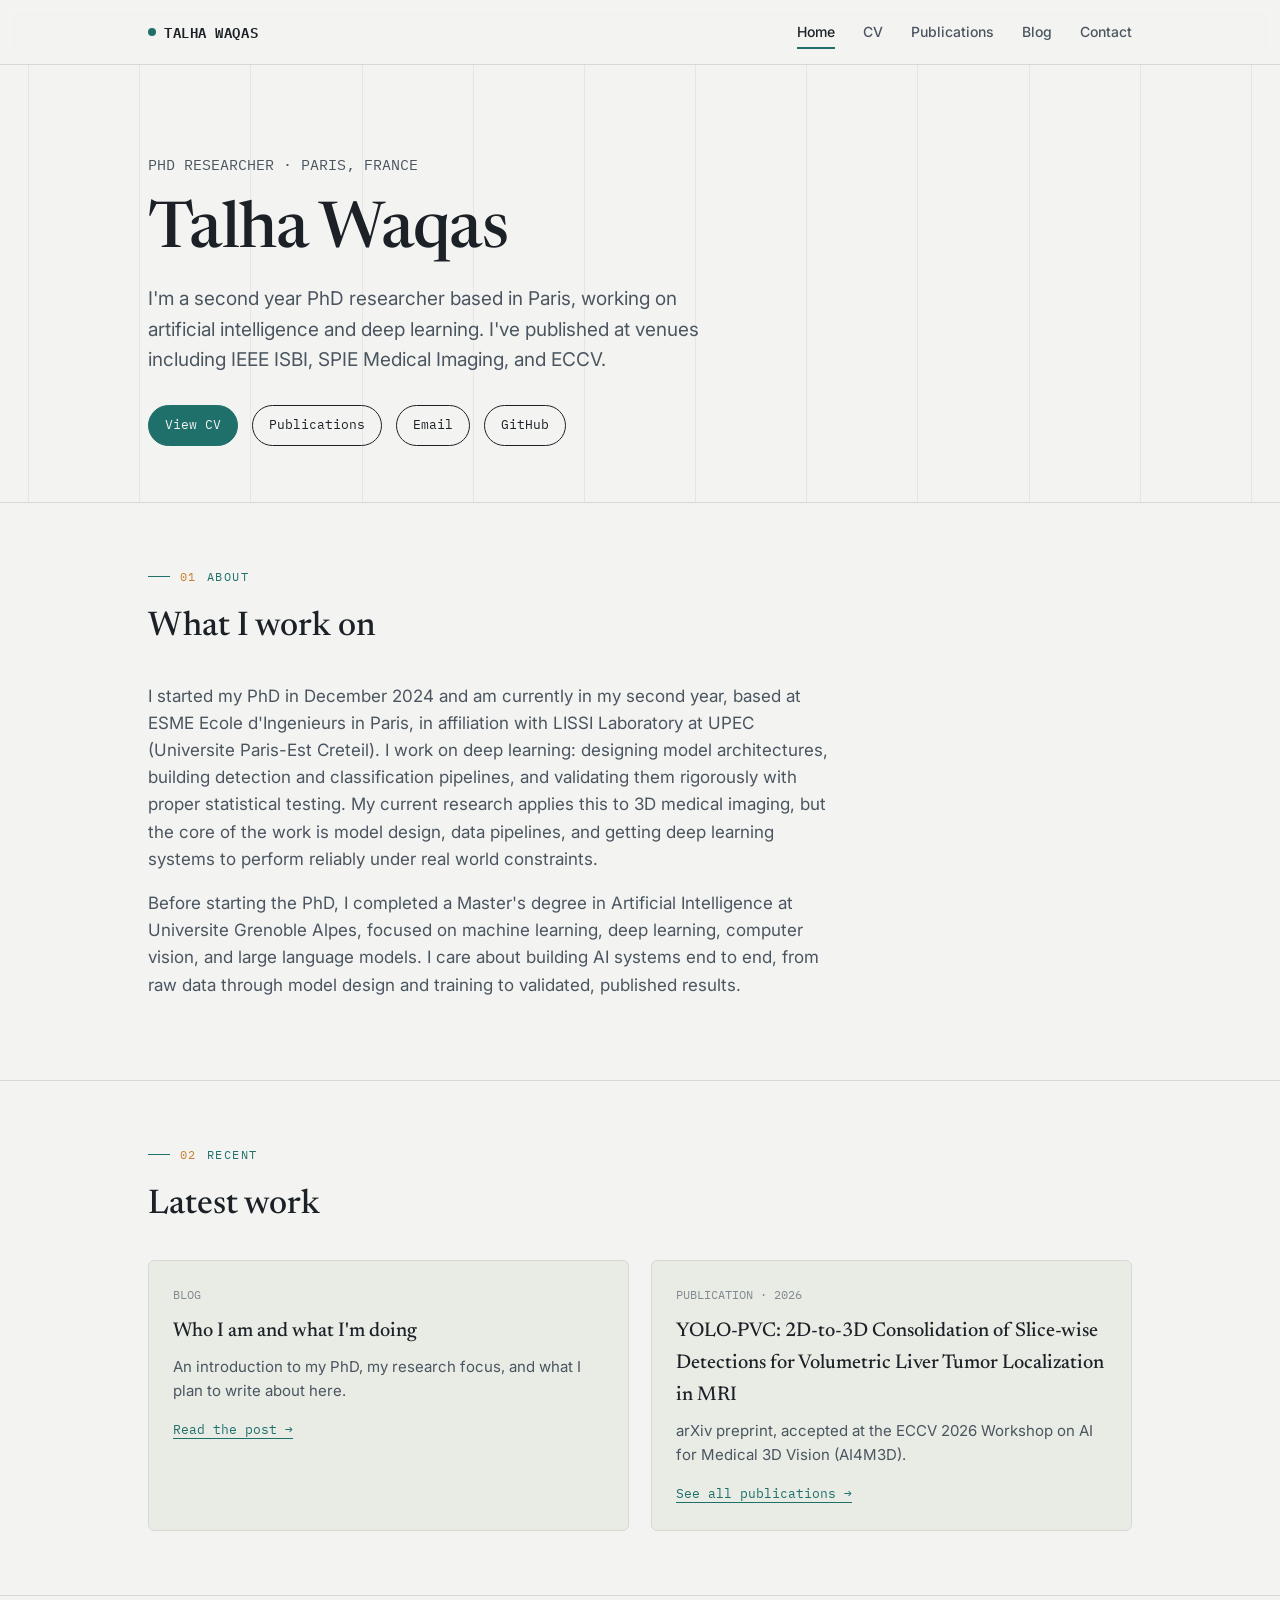
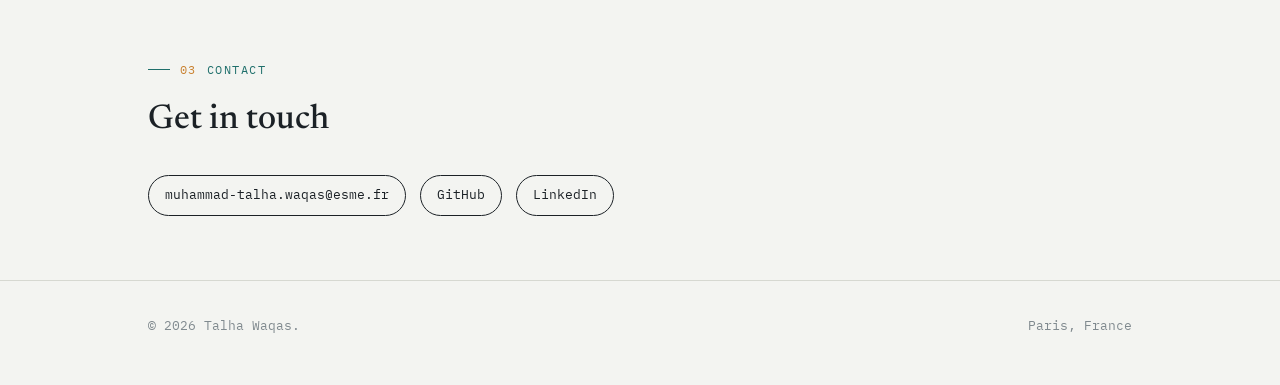
<file: index.html>
<!DOCTYPE html>
<html lang="en">
<head>
<meta charset="UTF-8">
<meta name="viewport" content="width=device-width, initial-scale=1.0">
<title>Talha Waqas | PhD Researcher, Artificial Intelligence</title>
<meta name="description" content="Talha Waqas is a PhD researcher in Paris, France working on artificial intelligence and deep learning.">
<link rel="preconnect" href="https://fonts.googleapis.com">
<link rel="preconnect" href="https://fonts.gstatic.com" crossorigin>
<link href="https://fonts.googleapis.com/css2?family=Newsreader:ital,wght@0,400;0,500;1,500&family=Inter:wght@400;500;600&family=IBM+Plex+Mono:wght@400;600&display=swap" rel="stylesheet">
<link rel="stylesheet" href="assets/css/style.css">
</head>
<body>

<div class="scan-progress"></div>

<header class="site">
  <div class="wrap">
    <a class="brand" href="index.html"><span class="dot"></span>TALHA WAQAS</a>
    <nav class="primary">
      <a href="index.html" class="active">Home</a>
      <a href="cv.html">CV</a>
      <a href="publications.html">Publications</a>
      <a href="blog.html">Blog</a>
      <a href="index.html#contact">Contact</a>
    </nav>
    <button class="nav-toggle" aria-label="Toggle menu"><span></span><span></span><span></span></button>
  </div>
</header>

<section class="hero">
  <div class="scan-lines" aria-hidden="true">
    <span style="animation-delay:0s"></span><span style="animation-delay:.05s"></span><span style="animation-delay:.1s"></span>
    <span style="animation-delay:.15s"></span><span style="animation-delay:.2s"></span><span style="animation-delay:.25s"></span>
    <span style="animation-delay:.3s"></span><span style="animation-delay:.35s"></span><span style="animation-delay:.4s"></span>
    <span style="animation-delay:.45s"></span><span style="animation-delay:.5s"></span><span style="animation-delay:.55s"></span>
  </div>
  <div class="wrap">
    <div class="hero-inner">
      <div class="role">PHD RESEARCHER · PARIS, FRANCE</div>
      <h1>Talha Waqas</h1>
      <p class="lede">I'm a second year PhD researcher based in Paris, working on artificial intelligence and deep learning. I've published at venues including IEEE ISBI, SPIE Medical Imaging, and ECCV.</p>
      <div class="hero-links">
        <a class="pill solid" href="cv.html">View CV</a>
        <a class="pill" href="publications.html">Publications</a>
        <a class="pill" href="mailto:muhammad-talha.waqas@esme.fr">Email</a>
        <a class="pill" href="https://github.com/talw98" target="_blank" rel="noopener">GitHub</a>
      </div>
    </div>
  </div>
</section>

<section id="about">
  <div class="wrap">
    <div class="slice-label"><span class="n">01</span> About</div>
    <h2 class="section-title">What I work on</h2>
    <div class="prose">
      <p>I started my PhD in December 2024 and am currently in my second year, based at ESME Ecole d'Ingenieurs in Paris, in affiliation with LISSI Laboratory at UPEC (Universite Paris-Est Creteil). I work on deep learning: designing model architectures, building detection and classification pipelines, and validating them rigorously with proper statistical testing. My current research applies this to 3D medical imaging, but the core of the work is model design, data pipelines, and getting deep learning systems to perform reliably under real world constraints.</p>
      <p>Before starting the PhD, I completed a Master's degree in Artificial Intelligence at Universite Grenoble Alpes, focused on machine learning, deep learning, computer vision, and large language models. I care about building AI systems end to end, from raw data through model design and training to validated, published results.</p>
    </div>
  </div>
</section>

<section id="highlights">
  <div class="wrap">
    <div class="slice-label"><span class="n">02</span> Recent</div>
    <h2 class="section-title">Latest work</h2>
    <div class="grid-2">
      <div class="card">
        <div class="meta">BLOG</div>
        <h3>Who I am and what I'm doing</h3>
        <p>An introduction to my PhD, my research focus, and what I plan to write about here.</p>
        <a class="more" href="blog/intro.html">Read the post →</a>
      </div>
      <div class="card">
        <div class="meta">PUBLICATION · 2026</div>
        <h3>YOLO-PVC: 2D-to-3D Consolidation of Slice-wise Detections for Volumetric Liver Tumor Localization in MRI</h3>
        <p>arXiv preprint, accepted at the ECCV 2026 Workshop on AI for Medical 3D Vision (AI4M3D).</p>
        <a class="more" href="publications.html">See all publications →</a>
      </div>
    </div>
  </div>
</section>

<section id="contact">
  <div class="wrap">
    <div class="slice-label"><span class="n">03</span> Contact</div>
    <h2 class="section-title">Get in touch</h2>
    <div class="contact-grid">
      <a class="pill" href="mailto:muhammad-talha.waqas@esme.fr">muhammad-talha.waqas@esme.fr</a>
      <a class="pill" href="https://github.com/talw98" target="_blank" rel="noopener">GitHub</a>
      <a class="pill" href="https://www.linkedin.com/in/talha-waqas-255557144/" target="_blank" rel="noopener">LinkedIn</a>
    </div>
  </div>
</section>

<footer class="site">
  <div class="wrap" style="display:flex; justify-content:space-between; width:100%;">
    <span>© 2026 Talha Waqas.</span>
    <span>Paris, France</span>
  </div>
</footer>

<script src="assets/js/main.js"></script>
</body>
</html>
</file>
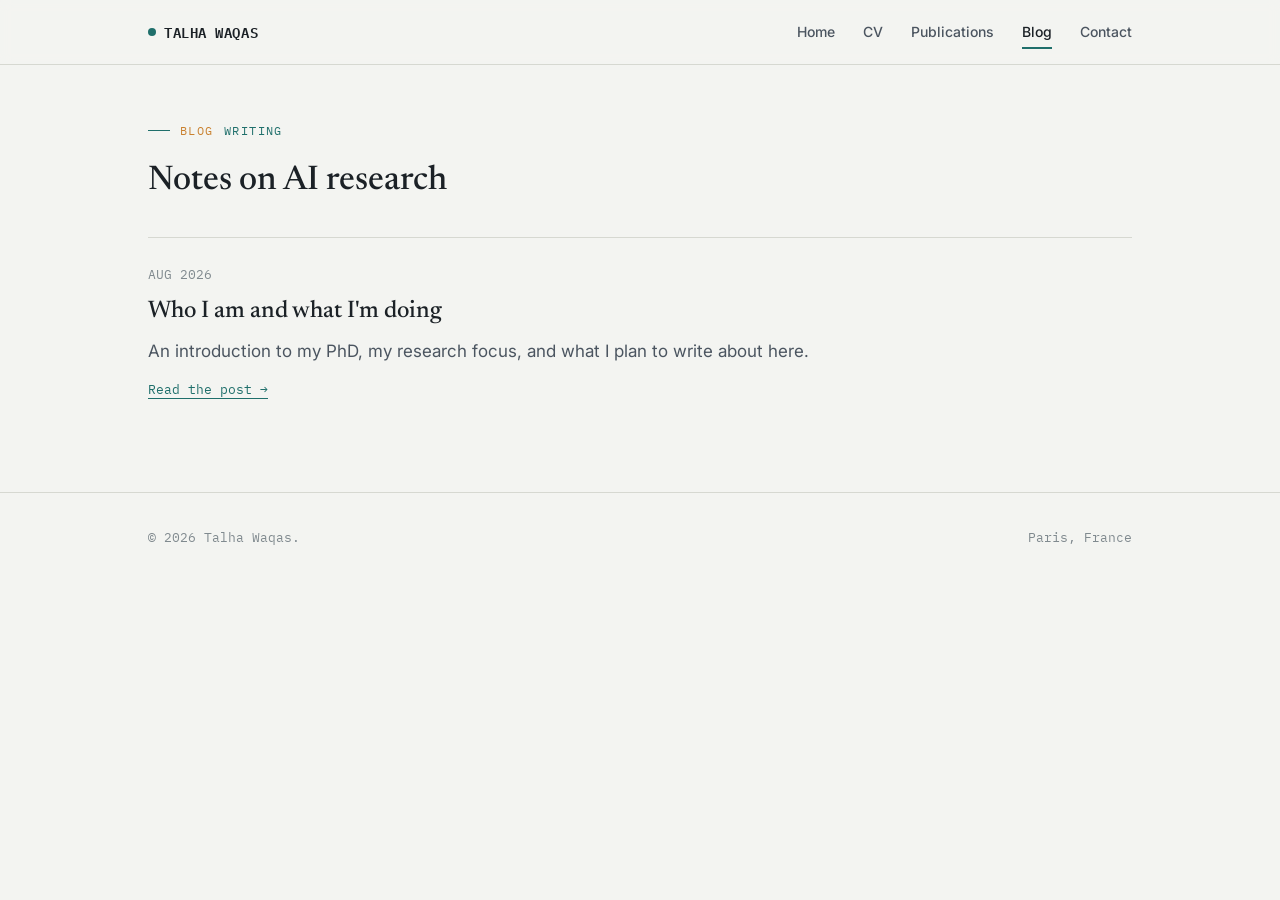
<file: blog.html>
<!DOCTYPE html>
<html lang="en">
<head>
<meta charset="UTF-8">
<meta name="viewport" content="width=device-width, initial-scale=1.0">
<title>Blog | Talha Waqas</title>
<link rel="preconnect" href="https://fonts.googleapis.com">
<link rel="preconnect" href="https://fonts.gstatic.com" crossorigin>
<link href="https://fonts.googleapis.com/css2?family=Newsreader:ital,wght@0,400;0,500;1,500&family=Inter:wght@400;500;600&family=IBM+Plex+Mono:wght@400;600&display=swap" rel="stylesheet">
<link rel="stylesheet" href="assets/css/style.css">
</head>
<body>

<div class="scan-progress"></div>

<header class="site">
  <div class="wrap">
    <a class="brand" href="index.html"><span class="dot"></span>TALHA WAQAS</a>
    <nav class="primary">
      <a href="index.html">Home</a>
      <a href="cv.html">CV</a>
      <a href="publications.html">Publications</a>
      <a href="blog.html" class="active">Blog</a>
      <a href="index.html#contact">Contact</a>
    </nav>
    <button class="nav-toggle" aria-label="Toggle menu"><span></span><span></span><span></span></button>
  </div>
</header>

<section style="padding-top:56px;">
  <div class="wrap">
    <div class="slice-label"><span class="n">BLOG</span> Writing</div>
    <h2 class="section-title">Notes on AI research</h2>

    <div class="post-card">
      <div class="meta">AUG 2026</div>
      <h3><a href="blog/intro.html">Who I am and what I'm doing</a></h3>
      <p>An introduction to my PhD, my research focus, and what I plan to write about here.</p>
      <a class="read" href="blog/intro.html">Read the post →</a>
    </div>
  </div>
</section>

<footer class="site">
  <div class="wrap" style="display:flex; justify-content:space-between; width:100%;">
    <span>© 2026 Talha Waqas.</span>
    <span>Paris, France</span>
  </div>
</footer>

<script src="assets/js/main.js"></script>
</body>
</html>
</file>
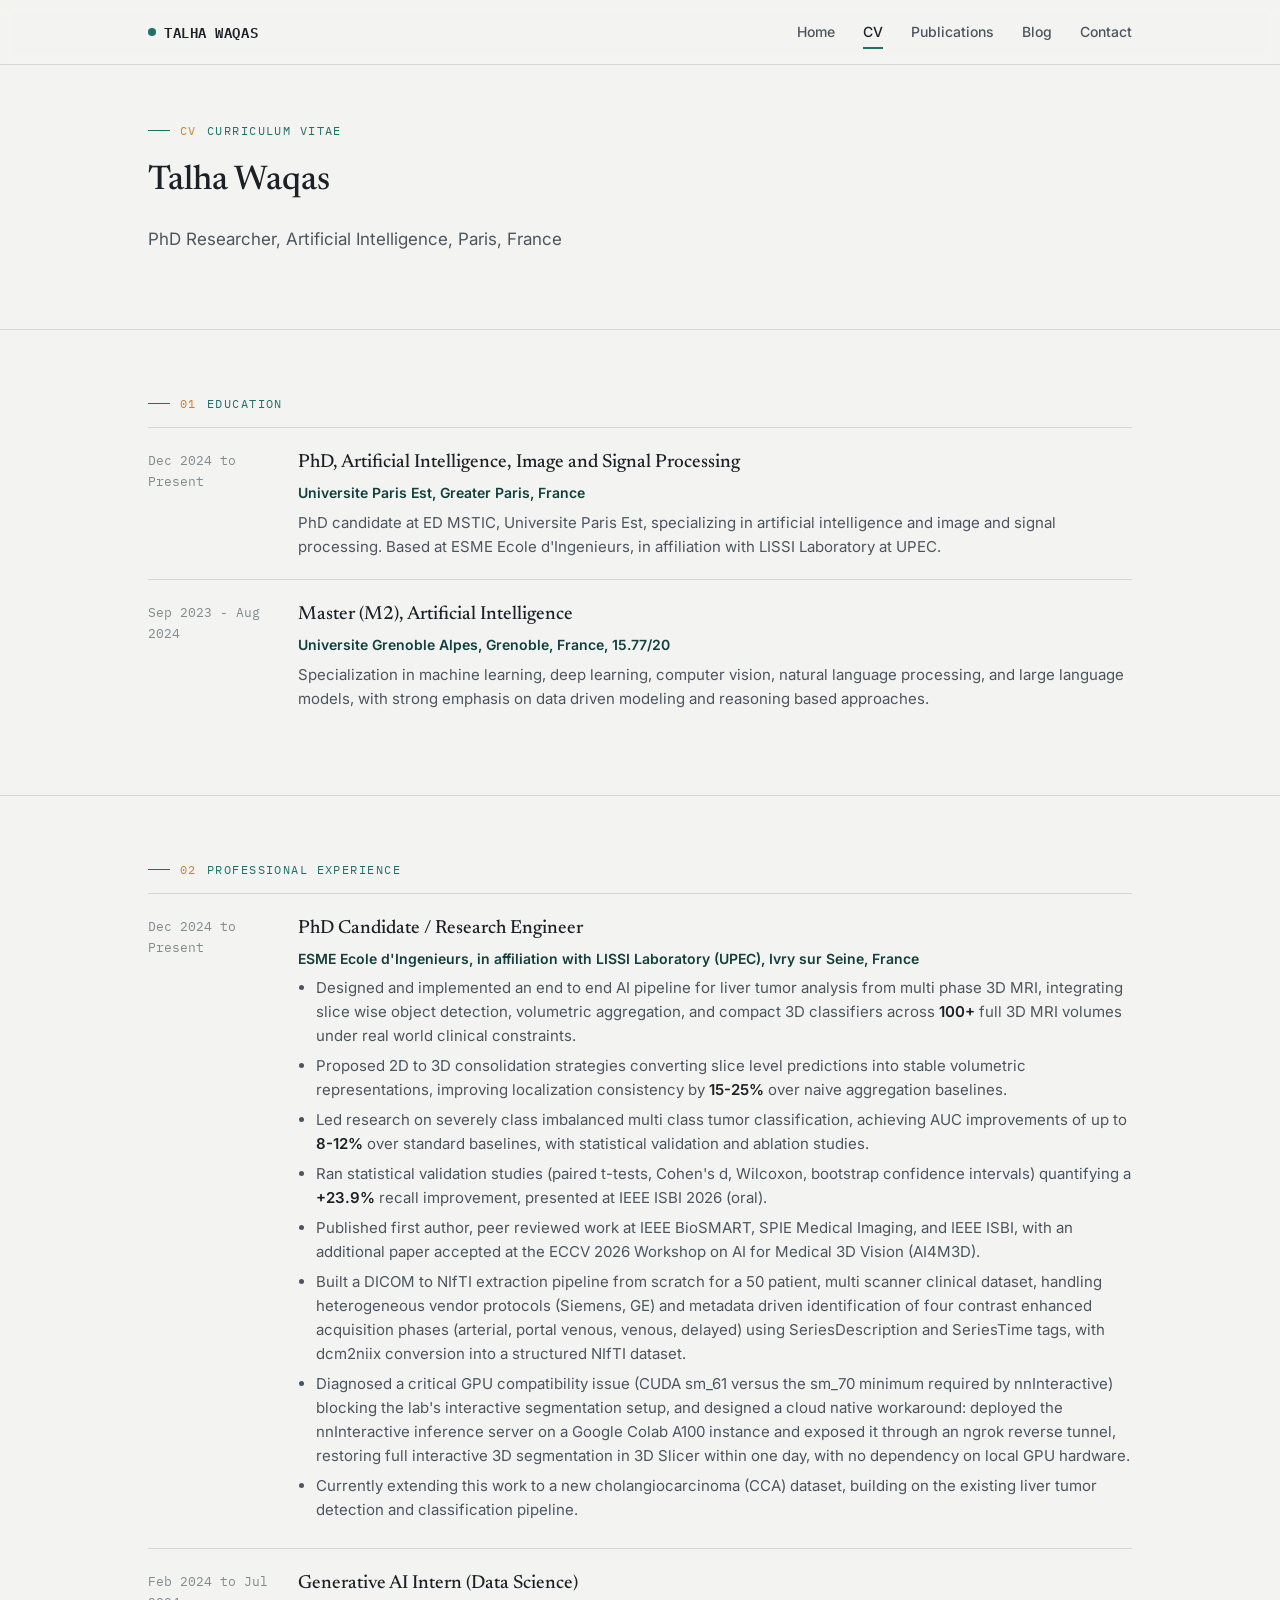
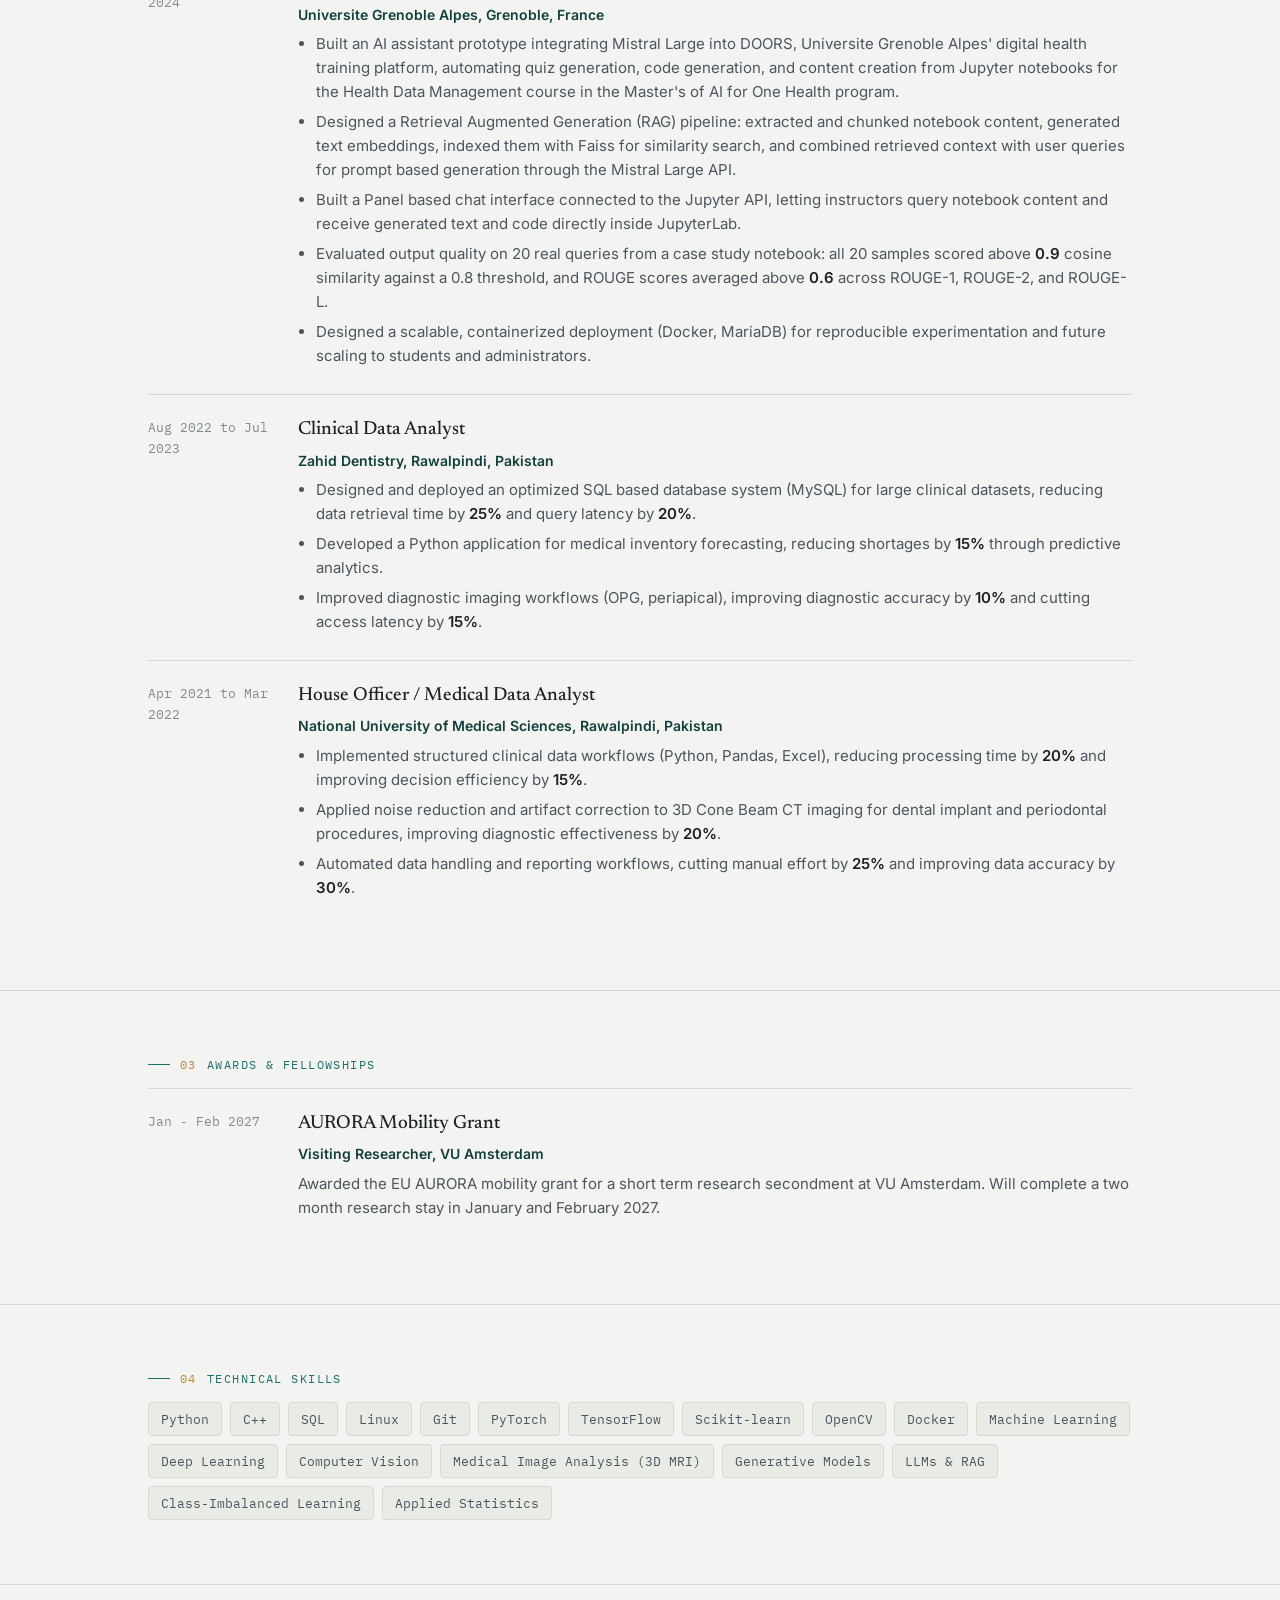
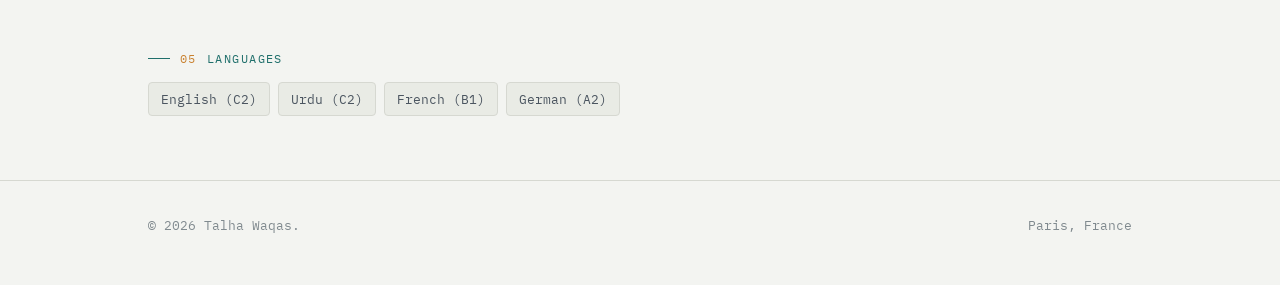
<file: cv.html>
<!DOCTYPE html>
<html lang="en">
<head>
<meta charset="UTF-8">
<meta name="viewport" content="width=device-width, initial-scale=1.0">
<title>CV | Talha Waqas</title>
<link rel="preconnect" href="https://fonts.googleapis.com">
<link rel="preconnect" href="https://fonts.gstatic.com" crossorigin>
<link href="https://fonts.googleapis.com/css2?family=Newsreader:ital,wght@0,400;0,500;1,500&family=Inter:wght@400;500;600&family=IBM+Plex+Mono:wght@400;600&display=swap" rel="stylesheet">
<link rel="stylesheet" href="assets/css/style.css">
</head>
<body>

<div class="scan-progress"></div>

<header class="site">
  <div class="wrap">
    <a class="brand" href="index.html"><span class="dot"></span>TALHA WAQAS</a>
    <nav class="primary">
      <a href="index.html">Home</a>
      <a href="cv.html" class="active">CV</a>
      <a href="publications.html">Publications</a>
      <a href="blog.html">Blog</a>
      <a href="index.html#contact">Contact</a>
    </nav>
    <button class="nav-toggle" aria-label="Toggle menu"><span></span><span></span><span></span></button>
  </div>
</header>

<section style="padding-top:56px;">
  <div class="wrap">
    <div class="slice-label"><span class="n">CV</span> Curriculum Vitae</div>
    <h2 class="section-title" style="margin-bottom:6px;">Talha Waqas</h2>
    <p style="color:var(--ink-soft); margin-bottom:12px;">PhD Researcher, Artificial Intelligence, Paris, France</p>
  </div>
</section>

<section>
  <div class="wrap">
    <div class="slice-label"><span class="n">01</span> Education</div>
    <div class="cv-entry">
      <div class="when">Dec 2024 to Present</div>
      <div>
        <h3>PhD, Artificial Intelligence, Image and Signal Processing</h3>
        <div class="org">Universite Paris Est, Greater Paris, France</div>
        <p>PhD candidate at ED MSTIC, Universite Paris Est, specializing in artificial intelligence and image and signal processing. Based at ESME Ecole d'Ingenieurs, in affiliation with LISSI Laboratory at UPEC.</p>
      </div>
    </div>
    <div class="cv-entry">
      <div class="when">Sep 2023 - Aug 2024</div>
      <div>
        <h3>Master (M2), Artificial Intelligence</h3>
        <div class="org">Universite Grenoble Alpes, Grenoble, France, 15.77/20</div>
        <p>Specialization in machine learning, deep learning, computer vision, natural language processing, and large language models, with strong emphasis on data driven modeling and reasoning based approaches.</p>
      </div>
    </div>
  </div>
</section>

<section>
  <div class="wrap">
    <div class="slice-label"><span class="n">02</span> Professional Experience</div>

    <div class="cv-entry">
      <div class="when">Dec 2024 to Present</div>
      <div>
        <h3>PhD Candidate / Research Engineer</h3>
        <div class="org">ESME Ecole d'Ingenieurs, in affiliation with LISSI Laboratory (UPEC), Ivry sur Seine, France</div>
        <ul>
          <li>Designed and implemented an end to end AI pipeline for liver tumor analysis from multi phase 3D MRI, integrating slice wise object detection, volumetric aggregation, and compact 3D classifiers across <b>100+</b> full 3D MRI volumes under real world clinical constraints.</li>
          <li>Proposed 2D to 3D consolidation strategies converting slice level predictions into stable volumetric representations, improving localization consistency by <b>15-25%</b> over naive aggregation baselines.</li>
          <li>Led research on severely class imbalanced multi class tumor classification, achieving AUC improvements of up to <b>8-12%</b> over standard baselines, with statistical validation and ablation studies.</li>
          <li>Ran statistical validation studies (paired t-tests, Cohen's d, Wilcoxon, bootstrap confidence intervals) quantifying a <b>+23.9%</b> recall improvement, presented at IEEE ISBI 2026 (oral).</li>
          <li>Published first author, peer reviewed work at IEEE BioSMART, SPIE Medical Imaging, and IEEE ISBI, with an additional paper accepted at the ECCV 2026 Workshop on AI for Medical 3D Vision (AI4M3D).</li>
          <li>Built a DICOM to NIfTI extraction pipeline from scratch for a 50 patient, multi scanner clinical dataset, handling heterogeneous vendor protocols (Siemens, GE) and metadata driven identification of four contrast enhanced acquisition phases (arterial, portal venous, venous, delayed) using SeriesDescription and SeriesTime tags, with dcm2niix conversion into a structured NIfTI dataset.</li>
          <li>Diagnosed a critical GPU compatibility issue (CUDA sm_61 versus the sm_70 minimum required by nnInteractive) blocking the lab's interactive segmentation setup, and designed a cloud native workaround: deployed the nnInteractive inference server on a Google Colab A100 instance and exposed it through an ngrok reverse tunnel, restoring full interactive 3D segmentation in 3D Slicer within one day, with no dependency on local GPU hardware.</li>
          <li>Currently extending this work to a new cholangiocarcinoma (CCA) dataset, building on the existing liver tumor detection and classification pipeline.</li>
        </ul>
      </div>
    </div>

    <div class="cv-entry">
      <div class="when">Feb 2024 to Jul 2024</div>
      <div>
        <h3>Generative AI Intern (Data Science)</h3>
        <div class="org">Universite Grenoble Alpes, Grenoble, France</div>
        <ul>
          <li>Built an AI assistant prototype integrating Mistral Large into DOORS, Universite Grenoble Alpes' digital health training platform, automating quiz generation, code generation, and content creation from Jupyter notebooks for the Health Data Management course in the Master's of AI for One Health program.</li>
          <li>Designed a Retrieval Augmented Generation (RAG) pipeline: extracted and chunked notebook content, generated text embeddings, indexed them with Faiss for similarity search, and combined retrieved context with user queries for prompt based generation through the Mistral Large API.</li>
          <li>Built a Panel based chat interface connected to the Jupyter API, letting instructors query notebook content and receive generated text and code directly inside JupyterLab.</li>
          <li>Evaluated output quality on 20 real queries from a case study notebook: all 20 samples scored above <b>0.9</b> cosine similarity against a 0.8 threshold, and ROUGE scores averaged above <b>0.6</b> across ROUGE-1, ROUGE-2, and ROUGE-L.</li>
          <li>Designed a scalable, containerized deployment (Docker, MariaDB) for reproducible experimentation and future scaling to students and administrators.</li>
        </ul>
      </div>
    </div>

    <div class="cv-entry">
      <div class="when">Aug 2022 to Jul 2023</div>
      <div>
        <h3>Clinical Data Analyst</h3>
        <div class="org">Zahid Dentistry, Rawalpindi, Pakistan</div>
        <ul>
          <li>Designed and deployed an optimized SQL based database system (MySQL) for large clinical datasets, reducing data retrieval time by <b>25%</b> and query latency by <b>20%</b>.</li>
          <li>Developed a Python application for medical inventory forecasting, reducing shortages by <b>15%</b> through predictive analytics.</li>
          <li>Improved diagnostic imaging workflows (OPG, periapical), improving diagnostic accuracy by <b>10%</b> and cutting access latency by <b>15%</b>.</li>
        </ul>
      </div>
    </div>

    <div class="cv-entry">
      <div class="when">Apr 2021 to Mar 2022</div>
      <div>
        <h3>House Officer / Medical Data Analyst</h3>
        <div class="org">National University of Medical Sciences, Rawalpindi, Pakistan</div>
        <ul>
          <li>Implemented structured clinical data workflows (Python, Pandas, Excel), reducing processing time by <b>20%</b> and improving decision efficiency by <b>15%</b>.</li>
          <li>Applied noise reduction and artifact correction to 3D Cone Beam CT imaging for dental implant and periodontal procedures, improving diagnostic effectiveness by <b>20%</b>.</li>
          <li>Automated data handling and reporting workflows, cutting manual effort by <b>25%</b> and improving data accuracy by <b>30%</b>.</li>
        </ul>
      </div>
    </div>
  </div>
</section>

<section>
  <div class="wrap">
    <div class="slice-label"><span class="n">03</span> Awards & Fellowships</div>
    <div class="cv-entry">
      <div class="when">Jan - Feb 2027</div>
      <div>
        <h3>AURORA Mobility Grant</h3>
        <div class="org">Visiting Researcher, VU Amsterdam</div>
        <p>Awarded the EU AURORA mobility grant for a short term research secondment at VU Amsterdam. Will complete a two month research stay in January and February 2027.</p>
      </div>
    </div>
  </div>
</section>

<section>
  <div class="wrap">
    <div class="slice-label"><span class="n">04</span> Technical Skills</div>
    <div class="skills-tags">
      <span>Python</span><span>C++</span><span>SQL</span><span>Linux</span><span>Git</span>
      <span>PyTorch</span><span>TensorFlow</span><span>Scikit-learn</span><span>OpenCV</span><span>Docker</span>
      <span>Machine Learning</span><span>Deep Learning</span><span>Computer Vision</span>
      <span>Medical Image Analysis (3D MRI)</span><span>Generative Models</span>
      <span>LLMs & RAG</span><span>Class-Imbalanced Learning</span><span>Applied Statistics</span>
    </div>
  </div>
</section>

<section>
  <div class="wrap">
    <div class="slice-label"><span class="n">05</span> Languages</div>
    <div class="skills-tags">
      <span>English (C2)</span><span>Urdu (C2)</span><span>French (B1)</span><span>German (A2)</span>
    </div>
  </div>
</section>

<footer class="site">
  <div class="wrap" style="display:flex; justify-content:space-between; width:100%;">
    <span>&copy; 2026 Talha Waqas.</span>
    <span>Paris, France</span>
  </div>
</footer>

<script src="assets/js/main.js"></script>
</body>
</html>
</file>
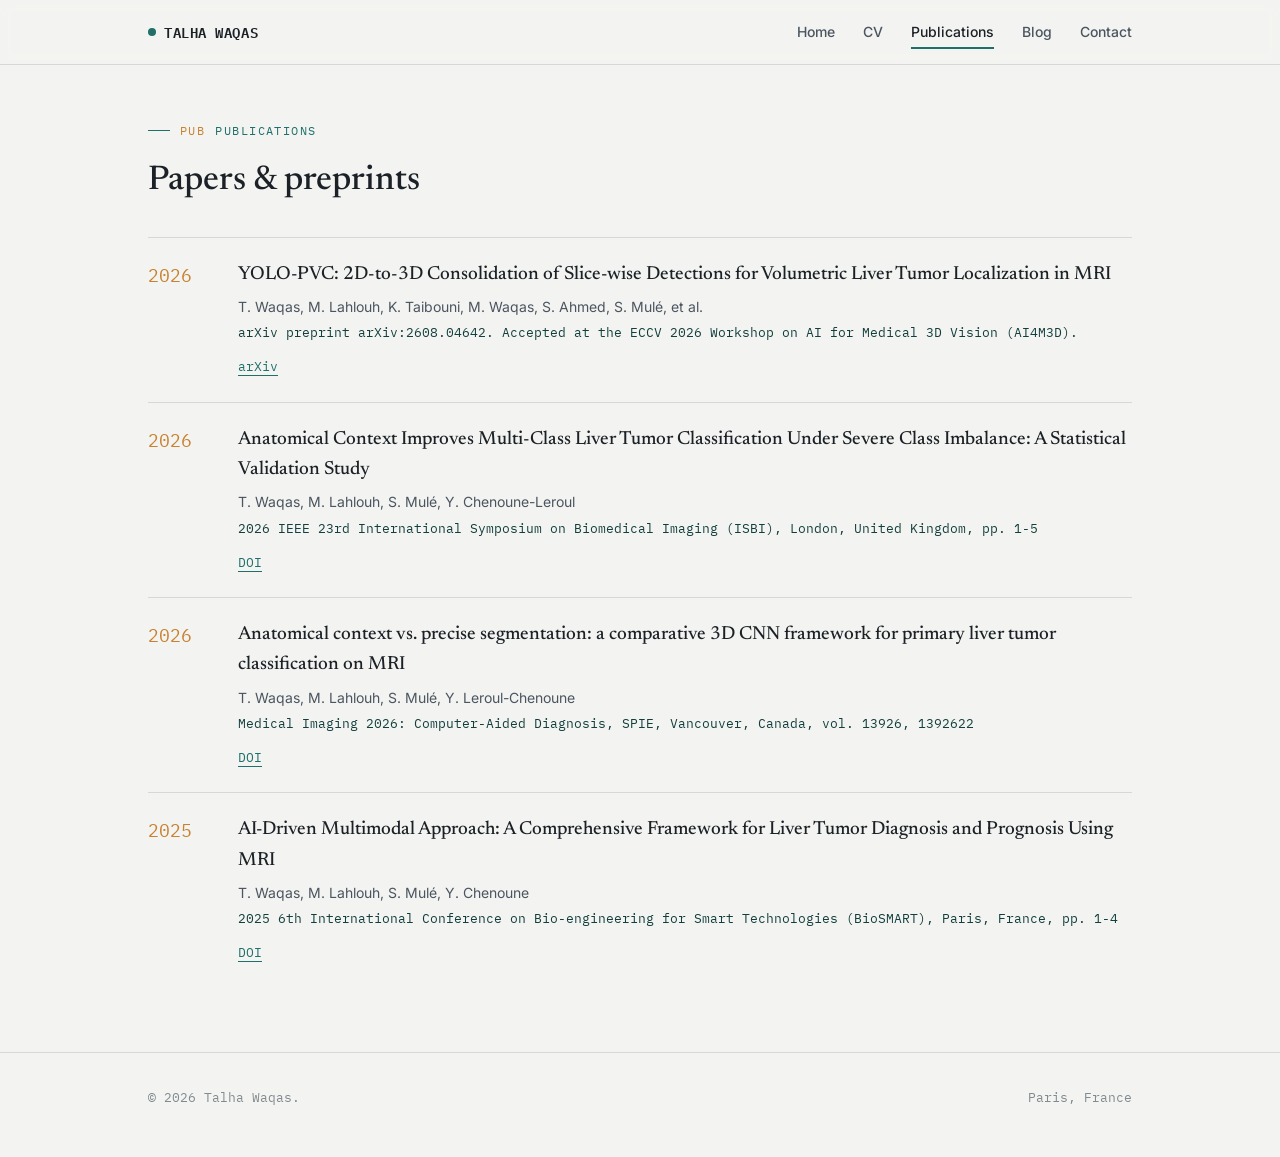
<file: publications.html>
﻿<!DOCTYPE html>
<html lang="en">
<head>
<meta charset="UTF-8">
<meta name="viewport" content="width=device-width, initial-scale=1.0">
<title>Publications | Talha Waqas</title>
<link rel="preconnect" href="https://fonts.googleapis.com">
<link rel="preconnect" href="https://fonts.gstatic.com" crossorigin>
<link href="https://fonts.googleapis.com/css2?family=Newsreader:ital,wght@0,400;0,500;1,500&family=Inter:wght@400;500;600&family=IBM+Plex+Mono:wght@400;600&display=swap" rel="stylesheet">
<link rel="stylesheet" href="assets/css/style.css">
</head>
<body>

<div class="scan-progress"></div>

<header class="site">
  <div class="wrap">
    <a class="brand" href="index.html"><span class="dot"></span>TALHA WAQAS</a>
    <nav class="primary">
      <a href="index.html">Home</a>
      <a href="cv.html">CV</a>
      <a href="publications.html" class="active">Publications</a>
      <a href="blog.html">Blog</a>
      <a href="index.html#contact">Contact</a>
    </nav>
    <button class="nav-toggle" aria-label="Toggle menu"><span></span><span></span><span></span></button>
  </div>
</header>

<section style="padding-top:56px;">
  <div class="wrap">
    <div class="slice-label"><span class="n">PUB</span> Publications</div>
    <h2 class="section-title">Papers &amp; preprints</h2>

    <div class="pub">
      <div class="year">2026</div>
      <div>
        <h3>YOLO-PVC: 2D-to-3D Consolidation of Slice-wise Detections for Volumetric Liver Tumor Localization in MRI</h3>
        <div class="authors">T. Waqas, M. Lahlouh, K. Taibouni, M. Waqas, S. Ahmed, S. Mul&eacute;, et al.</div>
        <div class="venue">arXiv preprint arXiv:2608.04642. Accepted at the ECCV 2026 Workshop on AI for Medical 3D Vision (AI4M3D).</div>
        <div class="links">
          <a href="https://arxiv.org/abs/2608.04642" target="_blank" rel="noopener">arXiv</a>
        </div>
      </div>
    </div>

    <div class="pub">
      <div class="year">2026</div>
      <div>
        <h3>Anatomical Context Improves Multi-Class Liver Tumor Classification Under Severe Class Imbalance: A Statistical Validation Study</h3>
        <div class="authors">T. Waqas, M. Lahlouh, S. Mul&eacute;, Y. Chenoune-Leroul</div>
        <div class="venue">2026 IEEE 23rd International Symposium on Biomedical Imaging (ISBI), London, United Kingdom, pp. 1-5</div>
        <div class="links">
          <a href="https://doi.org/10.1109/ISBI61048.2026.11515593" target="_blank" rel="noopener">DOI</a>
        </div>
      </div>
    </div>

    <div class="pub">
      <div class="year">2026</div>
      <div>
        <h3>Anatomical context vs. precise segmentation: a comparative 3D CNN framework for primary liver tumor classification on MRI</h3>
        <div class="authors">T. Waqas, M. Lahlouh, S. Mul&eacute;, Y. Leroul-Chenoune</div>
        <div class="venue">Medical Imaging 2026: Computer-Aided Diagnosis, SPIE, Vancouver, Canada, vol. 13926, 1392622</div>
        <div class="links">
          <a href="https://doi.org/10.1117/12.3085717" target="_blank" rel="noopener">DOI</a>
        </div>
      </div>
    </div>

    <div class="pub">
      <div class="year">2025</div>
      <div>
        <h3>AI-Driven Multimodal Approach: A Comprehensive Framework for Liver Tumor Diagnosis and Prognosis Using MRI</h3>
        <div class="authors">T. Waqas, M. Lahlouh, S. Mul&eacute;, Y. Chenoune</div>
        <div class="venue">2025 6th International Conference on Bio-engineering for Smart Technologies (BioSMART), Paris, France, pp. 1-4</div>
        <div class="links">
          <a href="https://doi.org/10.1109/BioSMART66413.2025.11046047" target="_blank" rel="noopener">DOI</a>
        </div>
      </div>
    </div>
  </div>
</section>

<footer class="site">
  <div class="wrap" style="display:flex; justify-content:space-between; width:100%;">
    <span>&copy; 2026 Talha Waqas.</span>
    <span>Paris, France</span>
  </div>
</footer>

<script src="assets/js/main.js"></script>
</body>
</html>
</file>
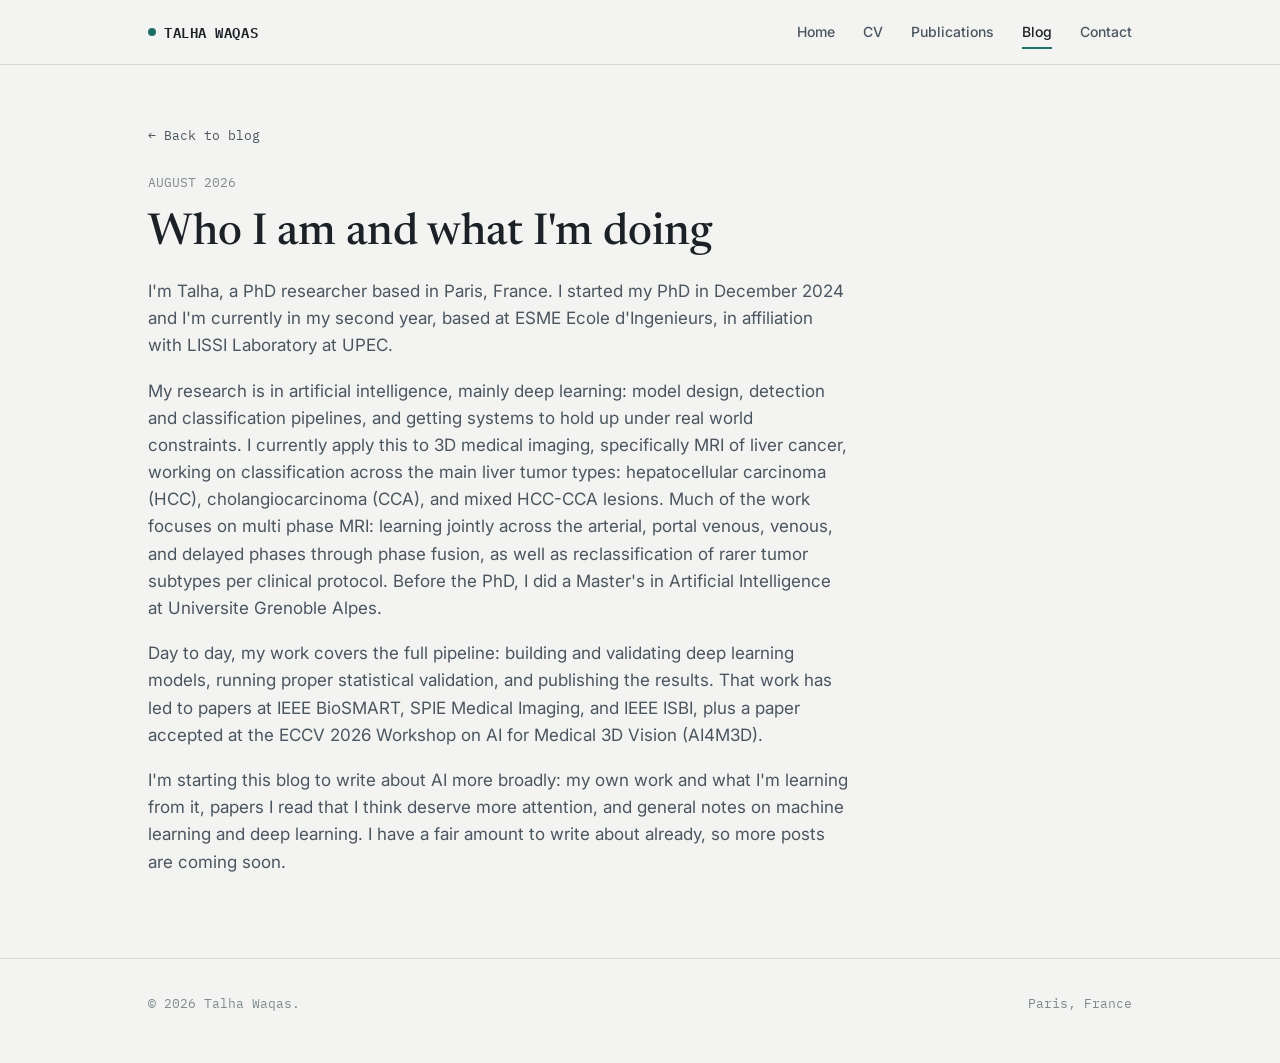
<file: blog/intro.html>
<!DOCTYPE html>
<html lang="en">
<head>
<meta charset="UTF-8">
<meta name="viewport" content="width=device-width, initial-scale=1.0">
<title>Who I am and what I'm doing | Talha Waqas</title>
<link rel="preconnect" href="https://fonts.googleapis.com">
<link rel="preconnect" href="https://fonts.gstatic.com" crossorigin>
<link href="https://fonts.googleapis.com/css2?family=Newsreader:ital,wght@0,400;0,500;1,500&family=Inter:wght@400;500;600&family=IBM+Plex+Mono:wght@400;600&display=swap" rel="stylesheet">
<link rel="stylesheet" href="../assets/css/style.css">
</head>
<body>

<div class="scan-progress"></div>

<header class="site">
  <div class="wrap">
    <a class="brand" href="../index.html"><span class="dot"></span>TALHA WAQAS</a>
    <nav class="primary">
      <a href="../index.html">Home</a>
      <a href="../cv.html">CV</a>
      <a href="../publications.html">Publications</a>
      <a href="../blog.html" class="active">Blog</a>
      <a href="../index.html#contact">Contact</a>
    </nav>
    <button class="nav-toggle" aria-label="Toggle menu"><span></span><span></span><span></span></button>
  </div>
</header>

<section style="padding-top:56px;">
  <div class="wrap">
    <a class="back-link" href="../blog.html">&larr; Back to blog</a>
    <article class="post">
      <div class="meta">AUGUST 2026</div>
      <h1>Who I am and what I'm doing</h1>

      <p>I'm Talha, a PhD researcher based in Paris, France. I started my PhD in December 2024 and I'm currently in my second year, based at ESME Ecole d'Ingenieurs, in affiliation with LISSI Laboratory at UPEC.</p>

      <p>My research is in artificial intelligence, mainly deep learning: model design, detection and classification pipelines, and getting systems to hold up under real world constraints. I currently apply this to 3D medical imaging, specifically MRI of liver cancer, working on classification across the main liver tumor types: hepatocellular carcinoma (HCC), cholangiocarcinoma (CCA), and mixed HCC-CCA lesions. Much of the work focuses on multi phase MRI: learning jointly across the arterial, portal venous, venous, and delayed phases through phase fusion, as well as reclassification of rarer tumor subtypes per clinical protocol. Before the PhD, I did a Master's in Artificial Intelligence at Universite Grenoble Alpes.</p>

      <p>Day to day, my work covers the full pipeline: building and validating deep learning models, running proper statistical validation, and publishing the results. That work has led to papers at IEEE BioSMART, SPIE Medical Imaging, and IEEE ISBI, plus a paper accepted at the ECCV 2026 Workshop on AI for Medical 3D Vision (AI4M3D).</p>

      <p>I'm starting this blog to write about AI more broadly: my own work and what I'm learning from it, papers I read that I think deserve more attention, and general notes on machine learning and deep learning. I have a fair amount to write about already, so more posts are coming soon.</p>
    </article>
  </div>
</section>

<footer class="site">
  <div class="wrap" style="display:flex; justify-content:space-between; width:100%;">
    <span>&copy; 2026 Talha Waqas.</span>
    <span>Paris, France</span>
  </div>
</footer>

<script src="../assets/js/main.js"></script>
</body>
</html>
</file>
<file: assets/css/style.css>
/* ============================================================
   TOKENS - "Slice Scanner" system
   Inspired by cross-sectional medical imaging: numbered slices,
   scan lines, contrast-teal highlighting.
   ============================================================ */
:root{
  --paper:      #F3F4F1;
  --paper-2:    #E9EBE5;
  --ink:        #1B2126;
  --ink-soft:   #4B5560;
  --ink-faint:  #808A8F;
  --teal:       #1F6F6B;
  --teal-dark:  #123F3D;
  --teal-glow:  rgba(31,111,107,0.14);
  --amber:      #C9812F;
  --line:       #D6D8D1;
  --paper-rgb:  243,244,241;

  --display: "Newsreader", Georgia, serif;
  --body:    "Inter", -apple-system, sans-serif;
  --mono:    "IBM Plex Mono", ui-monospace, monospace;

  --max: 1040px;
}

*{ box-sizing: border-box; }
html{ scroll-behavior: smooth; }
body{
  margin:0;
  background: var(--paper);
  color: var(--ink);
  font-family: var(--body);
  font-size: 17px;
  line-height: 1.6;
  -webkit-font-smoothing: antialiased;
}

@media (prefers-reduced-motion: reduce){
  html{ scroll-behavior:auto; }
  *{ animation-duration: 0.01ms !important; transition-duration: 0.01ms !important; }
}

a{ color: inherit; }
img{ max-width:100%; display:block; }

.wrap{
  max-width: var(--max);
  margin: 0 auto;
  padding: 0 28px;
}

/* ------------------------------------------------------------
   Scroll progress - the signature scan line
   ------------------------------------------------------------ */
.scan-progress{
  position: fixed;
  top: 0; left: 0;
  height: 3px;
  width: 0%;
  background: linear-gradient(90deg, var(--teal), var(--amber));
  z-index: 200;
  transition: width 0.08s linear;
}

/* ------------------------------------------------------------
   Header / nav
   ------------------------------------------------------------ */
header.site{
  position: sticky;
  top: 0;
  z-index: 100;
  background: rgba(var(--paper-rgb), 0.92);
  backdrop-filter: blur(6px);
  border-bottom: 1px solid var(--line);
}
header.site .wrap{
  display:flex;
  align-items:center;
  justify-content:space-between;
  height: 64px;
}
.brand{
  font-family: var(--mono);
  font-weight: 600;
  font-size: 14px;
  letter-spacing: 0.04em;
  text-decoration:none;
  color: var(--ink);
  display:flex;
  align-items:center;
  gap:8px;
}
.brand .dot{
  width:8px; height:8px; border-radius:50%;
  background: var(--teal);
  display:inline-block;
}
nav.primary{
  display:flex;
  gap: 28px;
}
nav.primary a{
  text-decoration:none;
  font-size: 14px;
  color: var(--ink-soft);
  font-weight: 500;
  position:relative;
  padding: 4px 0;
}
nav.primary a:hover, nav.primary a.active{ color: var(--ink); }
nav.primary a.active::after{
  content:"";
  position:absolute;
  left:0; right:0; bottom:-2px;
  height:2px;
  background: var(--teal);
}
.nav-toggle{ display:none; background:none; border:none; cursor:pointer; padding:8px; }
.nav-toggle span{ display:block; width:22px; height:2px; background:var(--ink); margin:5px 0; }

@media (max-width: 720px){
  nav.primary{
    position:absolute;
    top: 64px; left:0; right:0;
    background: var(--paper);
    border-bottom: 1px solid var(--line);
    flex-direction:column;
    padding: 8px 28px 20px;
    display:none;
  }
  nav.primary.open{ display:flex; }
  .nav-toggle{ display:block; }
}

/* ------------------------------------------------------------
   Slice eyebrow labels - literal to the imaging subject
   ------------------------------------------------------------ */
.slice-label{
  font-family: var(--mono);
  font-size: 12px;
  letter-spacing: 0.12em;
  color: var(--teal);
  display:flex;
  align-items:center;
  gap: 10px;
  margin-bottom: 14px;
  text-transform: uppercase;
}
.slice-label::before{
  content:"";
  width: 22px; height:1px;
  background: var(--teal);
}
.slice-label .n{ color: var(--amber); }

/* ------------------------------------------------------------
   Hero
   ------------------------------------------------------------ */
.hero{
  padding: 88px 0 56px;
  position:relative;
  overflow:hidden;
}
.scan-lines{
  position:absolute;
  inset:0;
  display:flex;
  justify-content:space-between;
  padding: 0 28px;
  pointer-events:none;
  opacity: 0.5;
}
.scan-lines span{
  width:1px;
  background: var(--line);
  animation: rise 1.1s ease-out both;
}
@keyframes rise{
  from{ transform: scaleY(0); transform-origin: top; }
  to{ transform: scaleY(1); transform-origin: top; }
}
.hero-inner{ position:relative; max-width: 760px; }
.hero h1{
  font-family: var(--display);
  font-weight: 500;
  font-size: clamp(40px, 6vw, 64px);
  line-height: 1.05;
  margin: 0 0 18px;
  letter-spacing: -0.01em;
}
.hero h1 em{
  font-style: italic;
  color: var(--teal-dark);
}
.hero .role{
  font-family: var(--mono);
  font-size: 15px;
  color: var(--ink-soft);
  margin-bottom: 22px;
}
.hero p.lede{
  font-size: 19px;
  color: var(--ink-soft);
  max-width: 560px;
  margin: 0 0 30px;
}
.hero-links{
  display:flex;
  flex-wrap:wrap;
  gap: 14px;
}
.pill{
  font-family: var(--mono);
  font-size: 13px;
  padding: 9px 16px;
  border: 1px solid var(--ink);
  border-radius: 999px;
  text-decoration:none;
  color: var(--ink);
  transition: background 0.15s, color 0.15s;
}
.pill:hover{ background: var(--ink); color: var(--paper); }
.pill.solid{
  background: var(--teal);
  border-color: var(--teal);
  color: var(--paper);
}
.pill.solid:hover{ background: var(--teal-dark); border-color: var(--teal-dark); }

/* ------------------------------------------------------------
   Sections / cards
   ------------------------------------------------------------ */
section{ padding: 64px 0; border-top: 1px solid var(--line); }
section:first-of-type{ border-top:none; }
h2.section-title{
  font-family: var(--display);
  font-size: clamp(26px, 3.4vw, 34px);
  font-weight: 500;
  margin: 0 0 28px;
}
.prose p{ color: var(--ink-soft); max-width: 680px; }
.prose p + p{ margin-top: 14px; }

.grid-2{
  display:grid;
  grid-template-columns: 1fr 1fr;
  gap: 22px;
}
@media (max-width: 720px){ .grid-2{ grid-template-columns: 1fr; } }

.card{
  background: var(--paper-2);
  border: 1px solid var(--line);
  border-radius: 6px;
  padding: 24px;
}
.card h3{
  font-family: var(--display);
  font-size: 20px;
  font-weight: 500;
  margin: 0 0 8px;
}
.card .meta{
  font-family: var(--mono);
  font-size: 12px;
  color: var(--ink-faint);
  margin-bottom: 10px;
}
.card p{ color: var(--ink-soft); font-size: 15px; margin: 0 0 12px; }
.card a.more{
  font-family: var(--mono);
  font-size: 13px;
  color: var(--teal);
  text-decoration:none;
  border-bottom: 1px solid var(--teal);
}

/* ------------------------------------------------------------
   CV
   ------------------------------------------------------------ */
.cv-entry{
  display:grid;
  grid-template-columns: 130px 1fr;
  gap: 20px;
  padding: 20px 0;
  border-top: 1px solid var(--line);
}
.cv-entry:first-of-type{ border-top: none; }
.cv-entry .when{
  font-family: var(--mono);
  font-size: 13px;
  color: var(--ink-faint);
  padding-top: 3px;
}
.cv-entry h3{ margin: 0 0 4px; font-family: var(--display); font-size: 19px; font-weight: 500; }
.cv-entry .org{ font-size: 14px; color: var(--teal-dark); font-weight: 600; margin-bottom: 6px; }
.cv-entry p{ margin:0; color: var(--ink-soft); font-size: 15px; }
@media (max-width: 600px){
  .cv-entry{ grid-template-columns: 1fr; gap: 4px; }
}

.skills-tags{ display:flex; flex-wrap:wrap; gap:8px; }
.skills-tags span{
  font-family: var(--mono);
  font-size: 12.5px;
  padding: 6px 12px;
  background: var(--paper-2);
  border: 1px solid var(--line);
  border-radius: 4px;
  color: var(--ink-soft);
}

/* ------------------------------------------------------------
   Publications
   ------------------------------------------------------------ */
.pub{
  padding: 22px 0;
  border-top: 1px solid var(--line);
  display:grid;
  grid-template-columns: 70px 1fr;
  gap: 20px;
}
.pub:first-of-type{ border-top:none; }
.pub .year{
  font-family: var(--mono);
  font-size: 18px;
  color: var(--amber);
  padding-top: 2px;
}
.pub h3{ margin:0 0 6px; font-family: var(--display); font-size: 19px; font-weight: 500; }
.pub .authors{ font-size: 14px; color: var(--ink-soft); margin-bottom: 4px; }
.pub .venue{ font-family: var(--mono); font-size: 12.5px; color: var(--teal-dark); margin-bottom: 10px; }
.pub .links a{ font-family: var(--mono); font-size: 13px; color: var(--teal); text-decoration:none; margin-right: 16px; border-bottom: 1px solid var(--teal); }
@media (max-width: 600px){ .pub{ grid-template-columns: 1fr; } }

.placeholder-note{
  font-family: var(--mono);
  font-size: 12.5px;
  color: var(--ink-faint);
  background: var(--paper-2);
  border-left: 3px solid var(--amber);
  padding: 10px 14px;
  margin-bottom: 36px;
}

/* ------------------------------------------------------------
   Blog
   ------------------------------------------------------------ */
.post-card{
  padding: 26px 0;
  border-top: 1px solid var(--line);
}
.post-card:first-of-type{ border-top:none; }
.post-card .meta{ font-family: var(--mono); font-size: 12.5px; color: var(--ink-faint); margin-bottom: 8px; }
.post-card h3{ font-family: var(--display); font-size: 24px; font-weight: 500; margin: 0 0 8px; }
.post-card h3 a{ text-decoration:none; color: var(--ink); }
.post-card h3 a:hover{ color: var(--teal-dark); }
.post-card p{ color: var(--ink-soft); margin: 0 0 10px; }
.post-card a.read{ font-family: var(--mono); font-size: 13px; color: var(--teal); text-decoration:none; border-bottom: 1px solid var(--teal); }

article.post{ max-width: 700px; }
article.post .meta{ font-family: var(--mono); font-size: 13px; color: var(--ink-faint); margin-bottom: 16px; }
article.post h1{
  font-family: var(--display);
  font-size: clamp(32px, 5vw, 44px);
  font-weight: 500;
  line-height: 1.1;
  margin: 0 0 20px;
}
article.post p{ color: var(--ink-soft); margin: 0 0 18px; font-size: 17px; }
article.post h2{ font-family: var(--display); font-size: 24px; font-weight: 500; margin: 36px 0 14px; color: var(--ink); }
article.post a{ color: var(--teal-dark); }
article.post blockquote{
  border-left: 3px solid var(--teal);
  margin: 24px 0;
  padding: 4px 0 4px 20px;
  color: var(--ink);
  font-style: italic;
}
.back-link{
  display:inline-flex;
  align-items:center;
  gap:6px;
  font-family: var(--mono);
  font-size: 13px;
  color: var(--ink-soft);
  text-decoration:none;
  margin-bottom: 26px;
}
.back-link:hover{ color: var(--teal-dark); }

/* ------------------------------------------------------------
   Contact / footer
   ------------------------------------------------------------ */
.contact-grid{
  display:flex;
  flex-wrap:wrap;
  gap: 14px;
}
footer.site{
  border-top: 1px solid var(--line);
  padding: 34px 0 50px;
  font-family: var(--mono);
  font-size: 12.5px;
  color: var(--ink-faint);
  display:flex;
  justify-content:space-between;
  flex-wrap:wrap;
  gap: 10px;
}
footer.site a{ color: var(--ink-faint); text-decoration:none; }
footer.site a:hover{ color: var(--teal); }

.stat-grid{
  display:grid;
  grid-template-columns: repeat(auto-fit, minmax(150px, 1fr));
  gap: 24px;
  margin: 8px 0 4px;
}
.stat{ border-top: 2px solid var(--teal); padding-top: 14px; }
.stat .num{
  font-family: var(--display);
  font-size: 40px;
  font-weight: 500;
  color: var(--teal-dark);
  line-height: 1;
  margin-bottom: 8px;
}
.stat .label{
  font-family: var(--mono);
  font-size: 12px;
  color: var(--ink-faint);
  text-transform: uppercase;
  letter-spacing: 0.06em;
  line-height: 1.4;
}
.cv-entry ul{ margin: 6px 0 0; padding-left: 18px; color: var(--ink-soft); font-size: 15px; }
.cv-entry ul li{ margin-bottom: 6px; }
.cv-entry ul li b{ color: var(--ink); font-weight: 600; }
</file>
